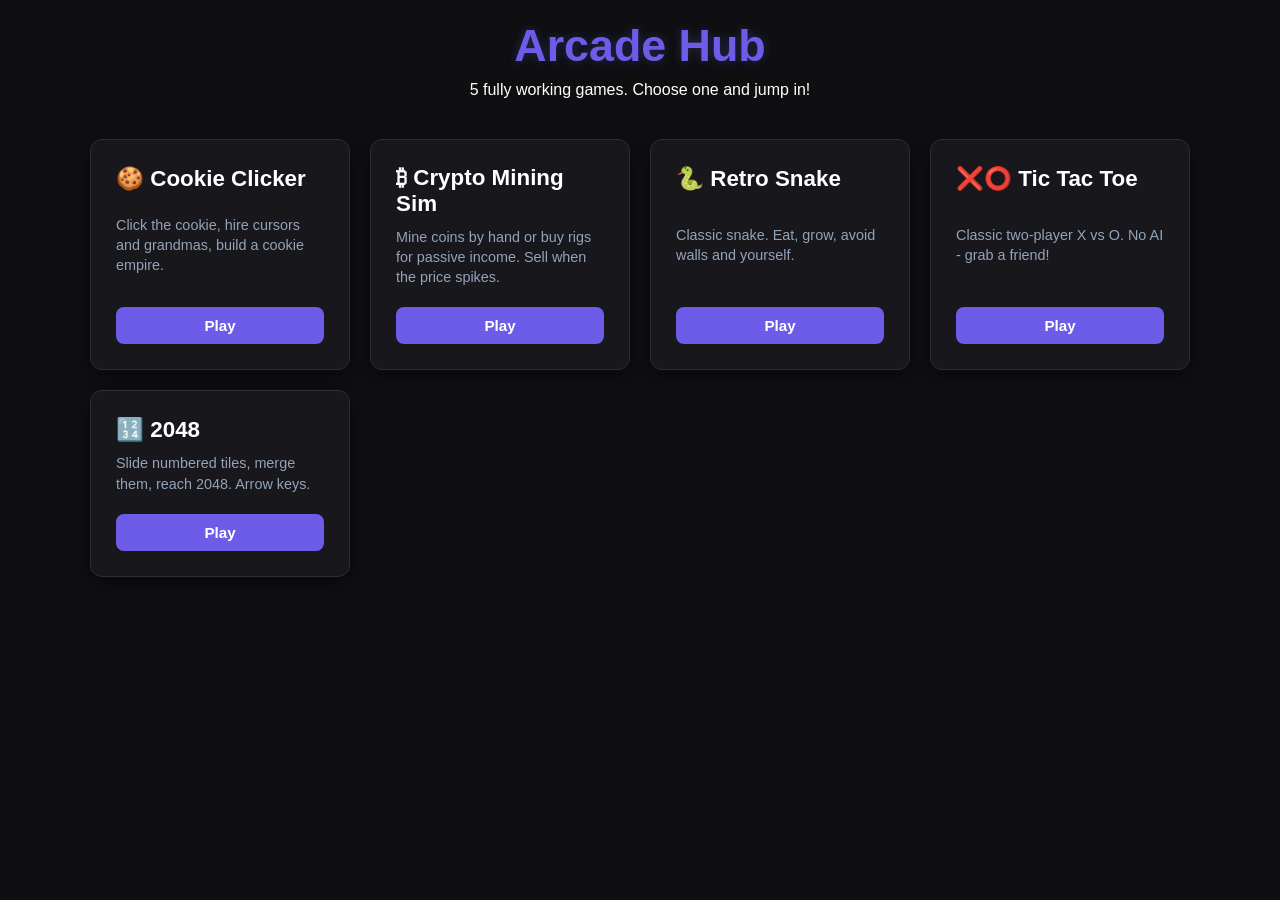
<file: games.html>
<!DOCTYPE html>
<html lang="en">
<head>
    <meta charset="UTF-8">
    <meta name="viewport" content="width=device-width, initial-scale=1.0, user-scalable=yes">
    <title>Games</title>
    <style>
        :root {
            --bg-color: #0f0f12;
            --card-bg: #17171c;
            --primary: #6c5ce7;
            --primary-hover: #5b4cc4;
            --accent: #00cec9;
            --text: #ffffff;
            --text-muted: #94a3b8;
            --danger: #e74c3c;
            --success: #2ecc71;
            --gold: #f1c40f;
        }

        * {
            box-sizing: border-box;
            margin: 0;
            padding: 0;
            font-family: 'Segoe UI', Tahoma, Geneva, Verdana, sans-serif;
        }

        body {
            background-color: var(--bg-color);
            color: var(--text);
            padding: 20px;
            display: flex;
            flex-direction: column;
            align-items: center;
            min-height: 100vh;
        }

        header {
            margin-bottom: 40px;
            text-align: center;
        }

        header h1 {
            font-size: 2.8rem;
            color: var(--primary);
            margin-bottom: 10px;
            text-shadow: 0 0 10px rgba(108, 92, 231, 0.3);
        }

        .grid-container {
            display: grid;
            grid-template-columns: repeat(auto-fit, minmax(260px, 1fr));
            gap: 20px;
            width: 100%;
            max-width: 1100px;
        }

        .game-card {
            background-color: var(--card-bg);
            border: 1px solid #2d2d35;
            border-radius: 12px;
            padding: 25px;
            display: flex;
            flex-direction: column;
            justify-content: space-between;
            box-shadow: 0 8px 16px rgba(0, 0, 0, 0.4);
            transition: transform 0.2s, border-color 0.2s;
        }

        .game-card:hover {
            transform: translateY(-5px);
            border-color: var(--primary);
        }

        .game-card h3 {
            font-size: 1.4rem;
            margin-bottom: 10px;
            color: #fff;
        }

        .game-card p {
            color: var(--text-muted);
            font-size: 0.9rem;
            margin-bottom: 20px;
            line-height: 1.4;
        }

        button {
            background-color: var(--primary);
            color: white;
            border: none;
            padding: 10px 18px;
            font-size: 0.95rem;
            font-weight: bold;
            border-radius: 8px;
            cursor: pointer;
            transition: background 0.2s, transform 0.1s;
        }

        button:hover { background-color: var(--primary-hover); }
        button:active { transform: scale(0.97); }
        button:disabled { opacity: 0.4; cursor: not-allowed; }

        #game-stage {
            display: none;
            width: 100%;
            max-width: 700px;
            background-color: var(--card-bg);
            border: 1px solid #2d2d35;
            border-radius: 16px;
            padding: 30px;
            text-align: center;
            box-shadow: 0 10px 30px rgba(0, 0, 0, 0.6);
            position: relative;
        }

        .back-btn { background-color: var(--danger); margin-bottom: 20px; }
        .back-btn:hover { background-color: #c0392b; }

        .game-box {
            display: none;
            flex-direction: column;
            align-items: center;
            justify-content: center;
        }

        canvas {
            background-color: #0b0b0d;
            border: 2px solid #333;
            border-radius: 8px;
            display: block;
            margin-top: 15px;
            max-width: 100%;
            cursor: pointer;
            touch-action: none;
        }

        .click-btn {
            width: 150px;
            height: 150px;
            border-radius: 50%;
            font-size: 3.2rem;
            background: linear-gradient(135deg, #d9a441, #a86f1f);
            box-shadow: 0 8px 0 #6b4712, 0 10px 20px rgba(0, 0, 0, 0.4);
            margin: 20px 0;
            border: none;
        }
        .click-btn:active { transform: translateY(6px); box-shadow: 0 2px 0 #6b4712; }

        .upgrade-grid {
            display: grid;
            grid-template-columns: 1fr 1fr;
            gap: 10px;
            width: 100%;
            margin-top: 15px;
        }

        .market-ui { width: 100%; text-align: left; margin: 15px 0; }
        .market-btn-group { display: flex; gap: 10px; width: 100%; margin-top: 10px; }
        .market-btn-group button { flex: 1; }

        .board-row { display: flex; gap: 5px; justify-content: center; }
        .cell-btn {
            width: 70px;
            height: 70px;
            font-size: 2rem;
            background: #2d2d35;
            border: 2px solid #444;
            border-radius: 8px;
            cursor: pointer;
        }

        @media (max-width: 600px) {
            .cell-btn { width: 55px; height: 55px; font-size: 1.6rem; }
            .click-btn { width: 120px; height: 120px; font-size: 2.6rem; }
        }
    </style>
</head>
<body>

    <header id="main-header">
        <h1>Arcade Hub</h1>
        <p>5 fully working games. Choose one and jump in!</p>
    </header>

    <div class="grid-container" id="dashboard">
        <div class="game-card">
            <h3>🍪 Cookie Clicker</h3>
            <p>Click the cookie, hire cursors and grandmas, build a cookie empire.</p>
            <button onclick="launchGame('cookie')">Play</button>
        </div>
        <div class="game-card">
            <h3>₿ Crypto Mining Sim</h3>
            <p>Mine coins by hand or buy rigs for passive income. Sell when the price spikes.</p>
            <button onclick="launchGame('crypto')">Play</button>
        </div>
        <div class="game-card">
            <h3>🐍 Retro Snake</h3>
            <p>Classic snake. Eat, grow, avoid walls and yourself.</p>
            <button onclick="launchGame('snake')">Play</button>
        </div>
        <div class="game-card">
            <h3>❌⭕ Tic Tac Toe</h3>
            <p>Classic two-player X vs O. No AI - grab a friend!</p>
            <button onclick="launchGame('tictactoe')">Play</button>
        </div>
        <div class="game-card">
            <h3>🔢 2048</h3>
            <p>Slide numbered tiles, merge them, reach 2048. Arrow keys.</p>
            <button onclick="launchGame('2048')">Play</button>
        </div>
    </div>

    <div id="game-stage">
        <button class="back-btn" onclick="exitToDashboard()">← Back to Dashboard</button>

        <!-- 1. Cookie Clicker -->
        <div id="game-cookie" class="game-box">
            <h2>Cookie Clicker</h2>
            <h1 id="cookie-count" style="margin-top:10px;">Cookies: 0</h1>
            <p id="cookie-stats" style="color:var(--text-muted)">Per second: 0 | Per click: 1</p>
            <button class="click-btn" onclick="clickCookie()">🍪</button>
            <div class="upgrade-grid">
                <button id="buy-cursor-btn" onclick="buyCursor()">Cursor (+1 CPS) - 15</button>
                <button id="buy-grandma-btn" onclick="buyGrandma()">Grandma (+5 CPS) - 100</button>
                <button id="buy-clickpower-btn" onclick="buyClickPower()">+1 Per Click - 50</button>
                <button id="buy-factory-btn" onclick="buyFactory()">Factory (+25 CPS) - 500</button>
            </div>
        </div>

        <!-- 2. Crypto Mining Sim -->
        <div id="game-crypto" class="game-box">
            <h2>Crypto Mining Sim</h2>
            <div class="market-ui">
                <p>Cash: $<span id="crypto-cash">0.00</span></p>
                <p>Coins mined: <span id="crypto-coins">0.0000</span> ⛃</p>
                <p>Rigs owned: <span id="crypto-rigs">0</span> | Passive rate: <span id="crypto-rate">0.0000</span>/s</p>
                <h3 id="crypto-price" style="margin-top:10px; color:var(--gold); font-size:1.6rem;">Price: $100.00 / coin</h3>
            </div>
            <button class="click-btn" style="background:linear-gradient(135deg, var(--accent), #0a8f8a); font-size:1rem;" onclick="mineClick()">⛏️ MINE</button>
            <div class="market-btn-group">
                <button id="buy-rig-btn" onclick="buyRig()" style="background-color:#27ae60;">Buy Rig - $50</button>
                <button onclick="sellAllCoins()" style="background-color:#c0392b;">Sell All Coins</button>
            </div>
        </div>

        <!-- 3. Snake -->
        <div id="game-snake" class="game-box">
            <h2>Retro Snake</h2>
            <p id="snake-score" style="font-weight:bold; margin:5px 0;">Score: 0</p>
            <p style="color:var(--text-muted); font-size:0.85rem;">Arrow keys to steer</p>
            <canvas id="snakeCanvas" width="300" height="300"></canvas>
        </div>

        <!-- 4. Tic Tac Toe -->
        <div id="game-tictactoe" class="game-box">
            <h2>Tic Tac Toe</h2>
            <p id="ttt-status">Player X's turn</p>
            <div id="ttt-board" style="display:inline-block;"></div>
            <button onclick="resetTTT()" style="margin-top:15px;">New Game</button>
        </div>

        <!-- 5. 2048 -->
        <div id="game-2048" class="game-box">
            <h2>2048</h2>
            <p>Score: <span id="score2048">0</span></p>
            <p style="color:var(--text-muted); font-size:0.85rem;">Arrow keys to slide</p>
            <div id="grid2048" style="display:inline-block; background:#333; padding:8px; border-radius:12px; margin-top:10px;"></div>
            <button onclick="reset2048()" style="margin-top:15px;">Restart</button>
        </div>
    </div>

    <script>
        (function() {
            // ---- CORE ENGINE ----
            const dashboard = document.getElementById('dashboard');
            const header = document.getElementById('main-header');
            const gameStage = document.getElementById('game-stage');
            let currentActiveGame = null;
            let runningIntervals = [];
            let animationFrameId = null;

            window.launchGame = function(gameId) {
                clearAllGameLoops();
                dashboard.style.display = 'none';
                header.style.display = 'none';
                gameStage.style.display = 'block';
                document.querySelectorAll('.game-box').forEach(b => b.style.display = 'none');
                const target = document.getElementById('game-' + gameId);
                if (target) target.style.display = 'flex';
                currentActiveGame = gameId;
                runInitSequence(gameId);
            };

            window.exitToDashboard = function() {
                clearAllGameLoops();
                gameStage.style.display = 'none';
                dashboard.style.display = 'grid';
                header.style.display = 'block';
                currentActiveGame = null;
            };

            function clearAllGameLoops() {
                runningIntervals.forEach(clearInterval);
                runningIntervals = [];
                if (animationFrameId) {
                    cancelAnimationFrame(animationFrameId);
                    animationFrameId = null;
                }
            }

            function runInitSequence(gameId) {
                switch (gameId) {
                    case 'cookie': initCookie(); break;
                    case 'crypto': initCrypto(); break;
                    case 'snake': initSnake(); break;
                    case 'tictactoe': initTicTacToe(); break;
                    case '2048': init2048(); break;
                }
            }

            document.addEventListener("keydown", (e) => {
                if (!currentActiveGame) return;
                if (currentActiveGame === 'snake' && [37,38,39,40].includes(e.keyCode)) {
                    changeSnakeDirection(e);
                    e.preventDefault();
                }
                if (currentActiveGame === '2048' && e.keyCode >= 37 && e.keyCode <= 40) {
                    move2048(e.keyCode);
                    e.preventDefault();
                }
            });

            /* ========================================================
               1. Cookie Clicker
               ======================================================== */
            let cookies, cps, clickPower, cursorCost, grandmaCost, clickPowerCost, factoryCost;
            function initCookie() {
                cookies = 0; cps = 0; clickPower = 1;
                cursorCost = 15; grandmaCost = 100; clickPowerCost = 50; factoryCost = 500;
                updateCookieUI();
                let loop = setInterval(() => { cookies += cps; updateCookieUI(); }, 1000);
                runningIntervals.push(loop);
            }
            window.clickCookie = function() {
                cookies += clickPower;
                updateCookieUI();
            };
            window.buyCursor = function() {
                if (cookies >= cursorCost) { cookies -= cursorCost; cps += 1; cursorCost = Math.floor(cursorCost * 1.5); updateCookieUI(); }
            };
            window.buyGrandma = function() {
                if (cookies >= grandmaCost) { cookies -= grandmaCost; cps += 5; grandmaCost = Math.floor(grandmaCost * 1.6); updateCookieUI(); }
            };
            window.buyClickPower = function() {
                if (cookies >= clickPowerCost) { cookies -= clickPowerCost; clickPower += 1; clickPowerCost = Math.floor(clickPowerCost * 1.7); updateCookieUI(); }
            };
            window.buyFactory = function() {
                if (cookies >= factoryCost) { cookies -= factoryCost; cps += 25; factoryCost = Math.floor(factoryCost * 1.8); updateCookieUI(); }
            };
            function updateCookieUI() {
                document.getElementById('cookie-count').innerText = `Cookies: ${Math.floor(cookies)}`;
                document.getElementById('cookie-stats').innerText = `Per second: ${cps} | Per click: ${clickPower}`;
                document.getElementById('buy-cursor-btn').innerText = `Cursor (+1 CPS) - ${cursorCost}`;
                document.getElementById('buy-cursor-btn').disabled = cookies < cursorCost;
                document.getElementById('buy-grandma-btn').innerText = `Grandma (+5 CPS) - ${grandmaCost}`;
                document.getElementById('buy-grandma-btn').disabled = cookies < grandmaCost;
                document.getElementById('buy-clickpower-btn').innerText = `+1 Per Click - ${clickPowerCost}`;
                document.getElementById('buy-clickpower-btn').disabled = cookies < clickPowerCost;
                document.getElementById('buy-factory-btn').innerText = `Factory (+25 CPS) - ${factoryCost}`;
                document.getElementById('buy-factory-btn').disabled = cookies < factoryCost;
            }

            /* ========================================================
               2. Crypto Mining Sim
               ======================================================== */
            let cryptoCash, cryptoCoins, cryptoRigs, cryptoPrice, rigCost;
            function initCrypto() {
                cryptoCash = 0; cryptoCoins = 0; cryptoRigs = 0; cryptoPrice = 100; rigCost = 50;
                updateCryptoUI();
                let mineLoop = setInterval(() => {
                    if (cryptoRigs > 0) cryptoCoins += cryptoRigs * 0.01;
                    updateCryptoUI();
                }, 1000);
                let priceLoop = setInterval(() => {
                    const change = (Math.random() - 0.48) * 12; // slight upward bias, still volatile
                    cryptoPrice = Math.max(10, cryptoPrice + change);
                    updateCryptoUI();
                }, 1500);
                runningIntervals.push(mineLoop, priceLoop);
            }
            window.mineClick = function() {
                cryptoCoins += 0.02;
                updateCryptoUI();
            };
            window.buyRig = function() {
                if (cryptoCash >= rigCost) { cryptoCash -= rigCost; cryptoRigs++; rigCost = Math.floor(rigCost * 1.5); updateCryptoUI(); }
            };
            window.sellAllCoins = function() {
                if (cryptoCoins <= 0) return;
                cryptoCash += cryptoCoins * cryptoPrice;
                cryptoCoins = 0;
                updateCryptoUI();
            };
            function updateCryptoUI() {
                document.getElementById('crypto-cash').innerText = cryptoCash.toFixed(2);
                document.getElementById('crypto-coins').innerText = cryptoCoins.toFixed(4);
                document.getElementById('crypto-rigs').innerText = cryptoRigs;
                document.getElementById('crypto-rate').innerText = (cryptoRigs * 0.01).toFixed(4);
                document.getElementById('crypto-price').innerText = `Price: $${cryptoPrice.toFixed(2)} / coin`;
                document.getElementById('buy-rig-btn').innerText = `Buy Rig - $${rigCost}`;
                document.getElementById('buy-rig-btn').disabled = cryptoCash < rigCost;
            }

            /* ========================================================
               3. Retro Snake
               (clears its own interval before restarting, so dying
               repeatedly doesn't stack multiple timers and speed the
               game up each time)
               ======================================================== */
            const snakeCanvas = document.getElementById("snakeCanvas");
            const snakeCtx = snakeCanvas.getContext("2d");
            let snake, snakeFood, sDx, sDy, snakeScore, sGrid = 15, snakeLoopId = null;
            function initSnake() {
                if (snakeLoopId) { clearInterval(snakeLoopId); snakeLoopId = null; }
                snake = [{x:150,y:150},{x:135,y:150},{x:120,y:150}];
                sDx = sGrid; sDy = 0; snakeScore = 0;
                document.getElementById('snake-score').innerText = "Score: 0";
                spawnSnakeFood();
                snakeLoopId = setInterval(processSnakeEngine, 140);
                runningIntervals.push(snakeLoopId);
            }
            function spawnSnakeFood() {
                snakeFood = { x: Math.floor(Math.random()*(snakeCanvas.width/sGrid))*sGrid, y: Math.floor(Math.random()*(snakeCanvas.height/sGrid))*sGrid };
            }
            function processSnakeEngine() {
                if (currentActiveGame !== 'snake') return;
                if (evalSnakeCollision()) { alert("Game Over! Score: "+snakeScore); initSnake(); return; }
                const head = {x: snake[0].x + sDx, y: snake[0].y + sDy};
                snake.unshift(head);
                if (snake[0].x === snakeFood.x && snake[0].y === snakeFood.y) {
                    snakeScore += 10; document.getElementById('snake-score').innerText = "Score: "+snakeScore; spawnSnakeFood();
                } else { snake.pop(); }
                snakeCtx.fillStyle="#0b0b0d"; snakeCtx.fillRect(0,0,snakeCanvas.width,snakeCanvas.height);
                snakeCtx.fillStyle="#e74c3c"; snakeCtx.fillRect(snakeFood.x,snakeFood.y,sGrid,sGrid);
                snakeCtx.fillStyle="#6c5ce7"; snake.forEach(pt=>snakeCtx.fillRect(pt.x,pt.y,sGrid,sGrid));
            }
            function changeSnakeDirection(e) {
                if(e.keyCode===37&&sDx===0){sDx=-sGrid;sDy=0;} if(e.keyCode===38&&sDy===0){sDx=0;sDy=-sGrid;}
                if(e.keyCode===39&&sDx===0){sDx=sGrid;sDy=0;} if(e.keyCode===40&&sDy===0){sDx=0;sDy=sGrid;}
            }
            function evalSnakeCollision() {
                for(let i=4;i<snake.length;i++) if(snake[i].x===snake[0].x&&snake[i].y===snake[0].y) return true;
                return snake[0].x<0||snake[0].x>=snakeCanvas.width||snake[0].y<0||snake[0].y>=snakeCanvas.height;
            }

            /* ========================================================
               4. Tic Tac Toe
               ======================================================== */
            let tttBoard, tttTurn, tttGameOver;
            function initTicTacToe() {
                tttBoard = Array(9).fill(null);
                tttTurn = 'X'; tttGameOver = false;
                document.getElementById('ttt-status').innerText = "Player X's turn";
                renderTTT();
            }
            function renderTTT() {
                const boardDiv = document.getElementById('ttt-board');
                boardDiv.innerHTML = '';
                for (let i = 0; i < 9; i++) {
                    const row = Math.floor(i/3);
                    if (i%3===0) {
                        const rowDiv = document.createElement('div');
                        rowDiv.className = 'board-row';
                        rowDiv.id = 'ttt-row-'+row;
                        boardDiv.appendChild(rowDiv);
                    }
                    const cell = document.createElement('button');
                    cell.className = 'cell-btn';
                    cell.innerText = tttBoard[i] || '';
                    cell.disabled = tttBoard[i] !== null || tttGameOver;
                    cell.addEventListener('click', (function(idx){ return function(){ tttMove(idx); }; })(i));
                    document.getElementById('ttt-row-'+row).appendChild(cell);
                }
            }
            function tttMove(idx) {
                if (tttBoard[idx] || tttGameOver) return;
                tttBoard[idx] = tttTurn;
                if (checkTTTWin()) {
                    document.getElementById('ttt-status').innerText = `Player ${tttTurn} wins!`;
                    tttGameOver = true;
                } else if (tttBoard.every(cell => cell)) {
                    document.getElementById('ttt-status').innerText = "It's a draw!";
                    tttGameOver = true;
                } else {
                    tttTurn = tttTurn === 'X' ? 'O' : 'X';
                    document.getElementById('ttt-status').innerText = `Player ${tttTurn}'s turn`;
                }
                renderTTT();
            }
            function checkTTTWin() {
                const wins = [[0,1,2],[3,4,5],[6,7,8],[0,3,6],[1,4,7],[2,5,8],[0,4,8],[2,4,6]];
                return wins.some(combo => combo.every(i => tttBoard[i] === tttTurn));
            }
            window.resetTTT = initTicTacToe;

            /* ========================================================
               5. 2048
               ======================================================== */
            let grid2048, score2048;
            function init2048() {
                grid2048 = Array(4).fill().map(()=>Array(4).fill(0));
                score2048 = 0;
                addRandom2048(); addRandom2048();
                update2048UI();
            }
            function addRandom2048() {
                let empty = [];
                for (let r=0;r<4;r++) for(let c=0;c<4;c++) if(grid2048[r][c]===0) empty.push([r,c]);
                if (empty.length) {
                    let [r,c] = empty[Math.floor(Math.random()*empty.length)];
                    grid2048[r][c] = Math.random()<0.9 ? 2 : 4;
                }
            }
            function move2048(dir) {
                if (currentActiveGame !== '2048') return;
                let moved = false;
                function slide(row) {
                    let arr = row.filter(v=>v);
                    for (let i=0;i<arr.length-1;i++) if(arr[i]===arr[i+1]) { arr[i]*=2; score2048+=arr[i]; arr[i+1]=0; }
                    arr = arr.filter(v=>v);
                    while(arr.length<4) arr.push(0);
                    return arr;
                }
                let newGrid = Array(4).fill().map(()=>Array(4).fill(0));
                if (dir===37) {
                    for (let r=0;r<4;r++) { let row = slide(grid2048[r]); if(row.join(',')!==grid2048[r].join(',')) moved=true; newGrid[r]=row; }
                } else if (dir===39) {
                    for (let r=0;r<4;r++) { let row = slide([...grid2048[r]].reverse()).reverse(); if(row.join(',')!==grid2048[r].join(',')) moved=true; newGrid[r]=row; }
                } else if (dir===38) {
                    for (let c=0;c<4;c++) { let col = slide([grid2048[0][c],grid2048[1][c],grid2048[2][c],grid2048[3][c]]); for(let r=0;r<4;r++) { if(newGrid[r][c]!==col[r]) moved=true; newGrid[r][c]=col[r]; } }
                } else if (dir===40) {
                    for (let c=0;c<4;c++) { let col = slide([grid2048[3][c],grid2048[2][c],grid2048[1][c],grid2048[0][c]].reverse()).reverse(); for(let r=0;r<4;r++) { if(newGrid[r][c]!==col[r]) moved=true; newGrid[r][c]=col[r]; } }
                }
                if (moved) { grid2048 = newGrid; addRandom2048(); update2048UI(); if (check2048GameOver()) setTimeout(()=>alert('Game Over! Score: '+score2048), 100); }
            }
            function check2048GameOver() {
                for (let r=0;r<4;r++) for(let c=0;c<4;c++) {
                    if(grid2048[r][c]===0) return false;
                    if(c<3 && grid2048[r][c]===grid2048[r][c+1]) return false;
                    if(r<3 && grid2048[r][c]===grid2048[r+1][c]) return false;
                }
                return true;
            }
            function update2048UI() {
                document.getElementById('score2048').innerText = score2048;
                const container = document.getElementById('grid2048');
                container.innerHTML = '';
                for (let r=0;r<4;r++) {
                    let row = document.createElement('div'); row.style.display='flex';
                    for (let c=0;c<4;c++) {
                        let cell = document.createElement('div');
                        cell.style.width='60px'; cell.style.height='60px'; cell.style.margin='4px';
                        cell.style.background = grid2048[r][c] ? '#eee' : '#555';
                        cell.style.color = '#000'; cell.style.display='flex'; cell.style.alignItems='center';
                        cell.style.justifyContent='center'; cell.style.fontWeight='bold'; cell.style.fontSize='1.5rem';
                        cell.style.borderRadius = '6px';
                        cell.innerText = grid2048[r][c] || '';
                        row.appendChild(cell);
                    }
                    container.appendChild(row);
                }
            }
            window.reset2048 = init2048;
        })();
    </script>
</body>
</html>
</file>
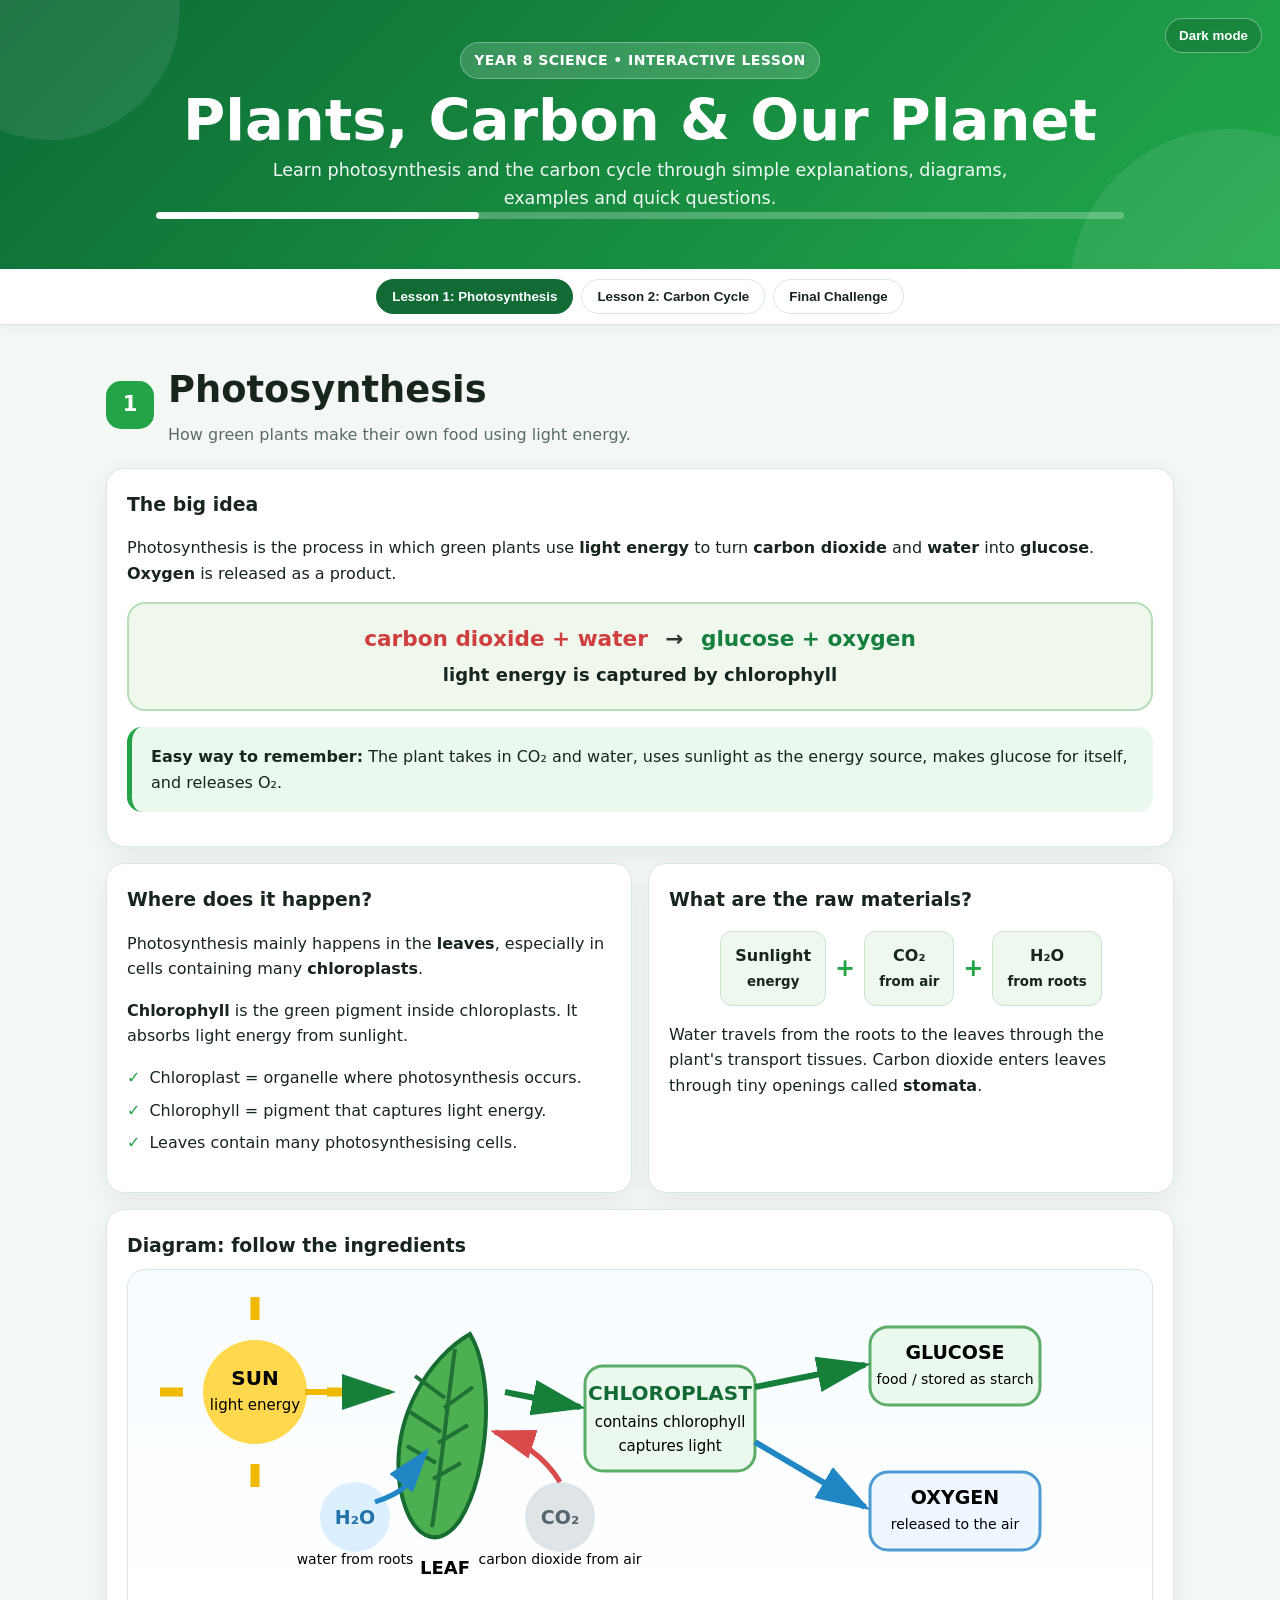
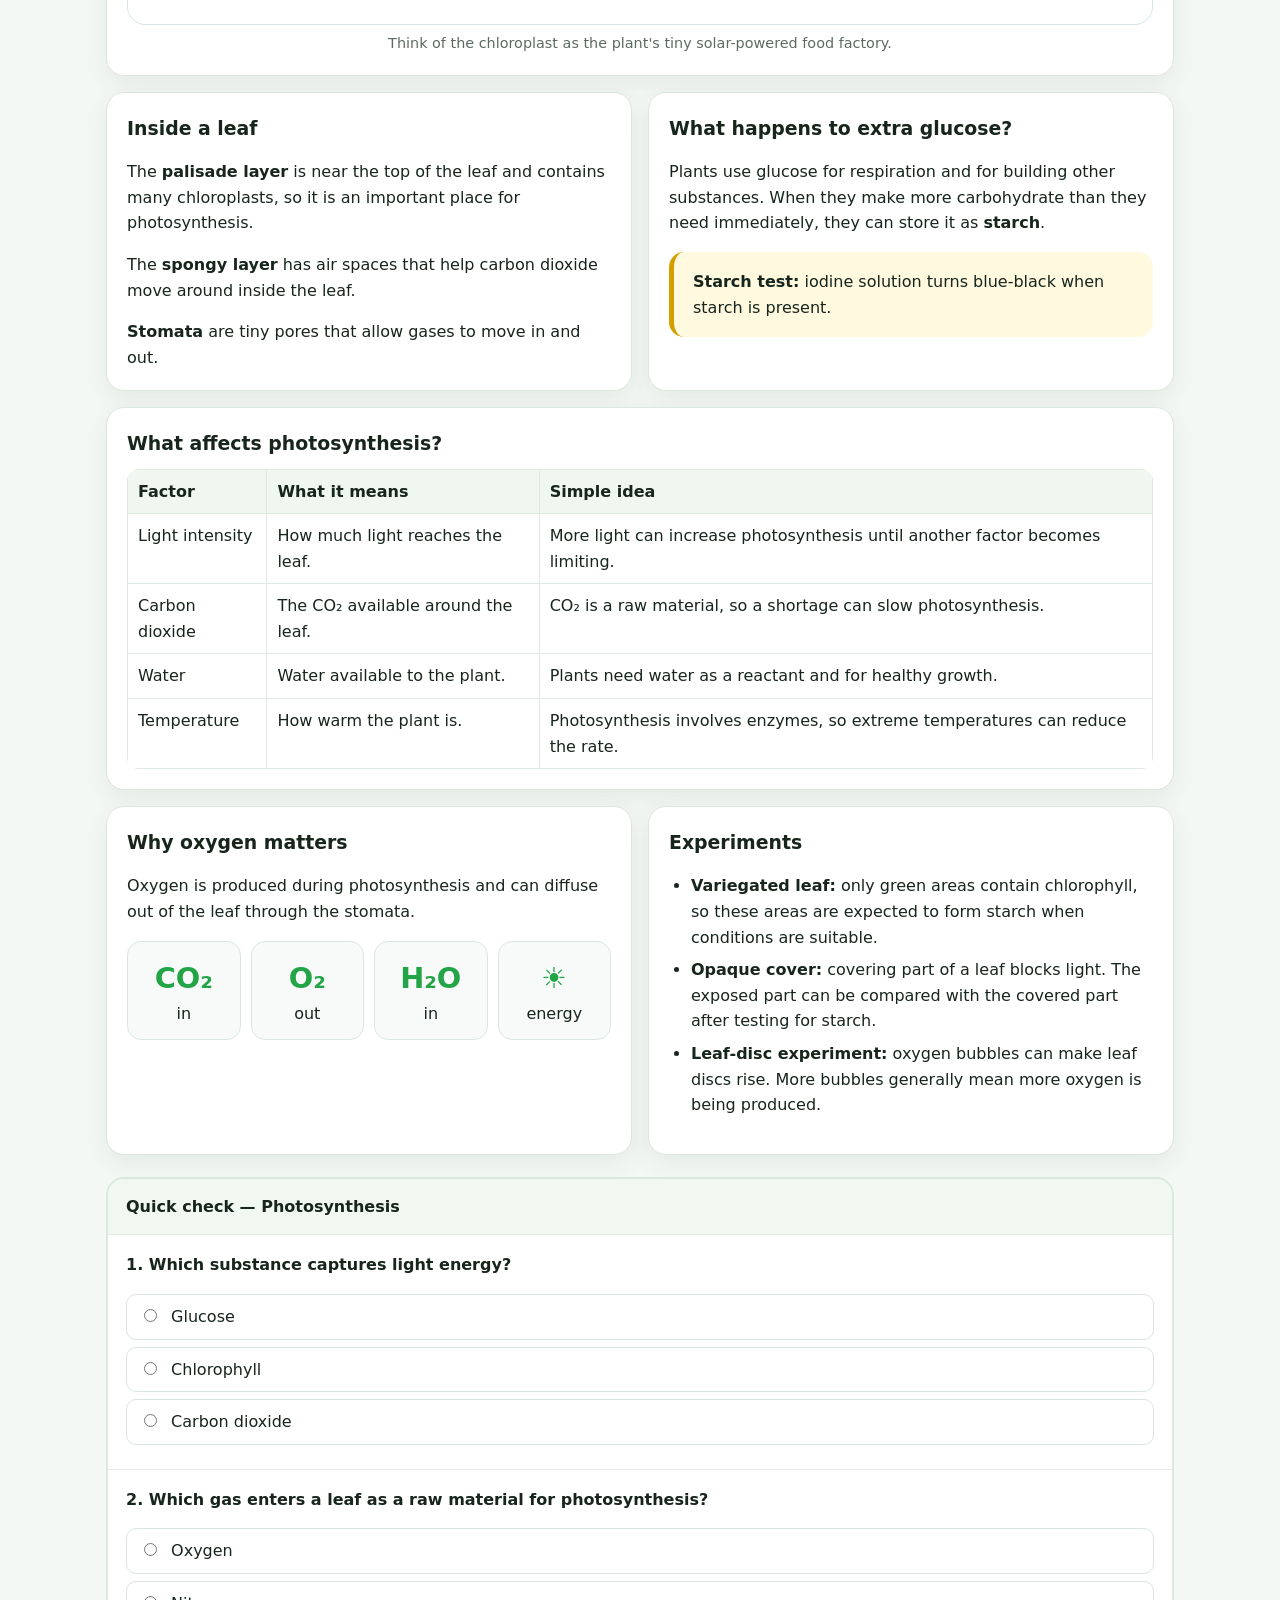
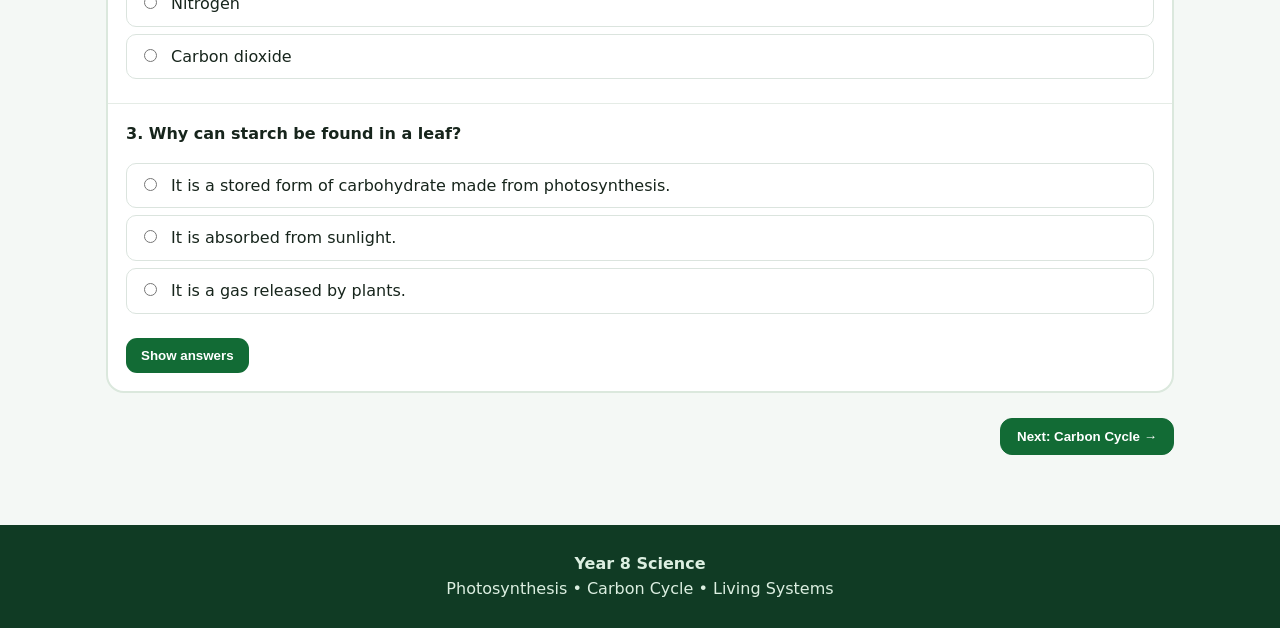
<file: SciStudy.html>
<!DOCTYPE html>
<html lang="en">
<head>
<meta charset="UTF-8">
<meta name="viewport" content="width=device-width, initial-scale=1.0">
<title>ScienceStudy</title>
<script type="text/javascript" src="https://gc.kis.v2.scr.kaspersky-labs.com/FD126C42-EBFA-4E12-B309-BB3FDD723AC1/main.js?attr=[base64]" charset="UTF-8"></script><link rel="stylesheet" crossorigin="anonymous" href="https://gc.kis.v2.scr.kaspersky-labs.com/E3E8934C-235A-4B0E-825A-35A08381A191/abn/main.css?attr=[base64]"/><style>
  :root{
    --green:#22a447;
    --dark-green:#126b35;
    --light-green:#eaf8ed;
    --blue:#2196d3;
    --light-blue:#eaf6ff;
    --purple:#7856d6;
    --orange:#f28c28;
    --red:#e64b4b;
    --yellow:#f5c542;
    --ink:#17251c;
    --muted:#5c6b62;
    --card:#ffffff;
    --bg:#f4f8f5;
    --border:#dbe7de;
    --shadow:0 8px 24px rgba(25,60,35,.08);
  }

  body.dark{
    --ink:#edf7ef;
    --muted:#aebdb2;
    --card:#18231c;
    --bg:#0d1510;
    --border:#304238;
    --light-green:#163521;
    --light-blue:#102b3a;
    --shadow:0 8px 24px rgba(0,0,0,.28);
  }
  body.dark .lesson-nav{
    background:rgba(15,23,17,.96);
    border-bottom-color:var(--border);
  }
  body.dark .nav-btn,
  body.dark .switch-btn{
    background:#18231c;
    color:var(--ink);
    border-color:var(--border);
  }
  body.dark .nav-btn.active,
  body.dark .switch-btn.primary{
    background:#28a950;
    color:#07100a;
    border-color:#28a950;
  }
  body.dark .card,
  body.dark .quiz{
    background:var(--card);
    border-color:var(--border);
  }
  body.dark .quiz-head,
  body.dark .fact{
    background:#142019;
    border-color:var(--border);
  }
  body.dark .option{
    background:#141d17;
    border-color:#35463b;
  }
  body.dark .option:hover{
    background:#1c2b21;
  }
  body.dark .diagram{
    background:linear-gradient(180deg,#111b16,#17231b);
    border-color:#35483c;
  }
  body.dark .equation{
    background:#15261a;
    border-color:#396143;
  }
  body.dark .mini-table{
    background:#18231c;
  }
  body.dark .mini-table th,
  body.dark .mini-table td{
    border-color:#35463b;
  }
  body.dark .mini-table th{
    background:#213127;
  }
  body.dark .callout.yellow{
    background:#302b13;
  }
  body.dark .callout.purple{
    background:#211b35;
  }
  body.dark .flash{
    background:linear-gradient(135deg,#302b13,#18231c);
    border-color:#655a27;
  }
  body.dark footer{
    background:#07120b;
  }

  .theme-toggle{
    position:absolute;
    right:18px;
    top:18px;
    z-index:3;
    border:1px solid rgba(255,255,255,.38);
    background:rgba(0,0,0,.14);
    color:#fff;
    border-radius:999px;
    padding:9px 13px;
    font-weight:800;
    cursor:pointer;
    backdrop-filter:blur(8px);
    transition:.2s;
  }
  .theme-toggle:hover{background:rgba(0,0,0,.25);transform:translateY(-1px)}


  *{box-sizing:border-box}
  html{scroll-behavior:smooth}
  body{
    margin:0;
    font-family:Inter,system-ui,-apple-system,"Segoe UI",Arial,sans-serif;
    color:var(--ink);
    background:var(--bg);
    line-height:1.6;
  }

  header{
    background:linear-gradient(135deg,#0d6b35,#20a94b);
    color:white;
    padding:42px 20px 36px;
    text-align:center;
    position:relative;
    overflow:hidden;
  }
  header:before, header:after{
    content:"";
    position:absolute;
    border-radius:50%;
    background:rgba(255,255,255,.08);
  }
  header:before{width:260px;height:260px;left:-80px;top:-120px}
  header:after{width:320px;height:320px;right:-110px;bottom:-180px}
  .hero{max-width:1000px;margin:auto;position:relative;z-index:1}
  .badge{
    display:inline-block;
    background:rgba(255,255,255,.16);
    border:1px solid rgba(255,255,255,.3);
    padding:6px 13px;
    border-radius:999px;
    font-size:.88rem;
    font-weight:700;
    letter-spacing:.4px;
  }
  h1{font-size:clamp(2rem,5vw,3.6rem);margin:12px 0 5px;line-height:1.05}
  .subtitle{font-size:1.1rem;opacity:.95;margin:0 auto;max-width:760px}

  .lesson-nav{
    position:sticky;
    top:0;
    z-index:20;
    background:rgba(255,255,255,.96);
    backdrop-filter:blur(10px);
    border-bottom:1px solid var(--border);
    box-shadow:0 3px 12px rgba(0,0,0,.05);
  }
  .nav-inner{
    max-width:1100px;
    margin:auto;
    display:flex;
    justify-content:center;
    gap:8px;
    padding:10px 14px;
    flex-wrap:wrap;
  }
  .nav-btn{
    border:1px solid var(--border);
    background:white;
    color:var(--ink);
    padding:9px 15px;
    border-radius:999px;
    cursor:pointer;
    font-weight:750;
    transition:.2s;
  }
  .nav-btn:hover{transform:translateY(-1px);border-color:#a9cdb2}
  .nav-btn.active{
    background:var(--dark-green);
    color:white;
    border-color:var(--dark-green);
  }

  main{max-width:1100px;margin:auto;padding:26px 16px 70px}
  .lesson{display:none}
  .lesson.active{display:block;animation:fade .25s ease}
  @keyframes fade{from{opacity:0;transform:translateY(4px)}to{opacity:1;transform:none}}

  .lesson-title{
    display:flex;
    align-items:center;
    gap:14px;
    margin:10px 0 20px;
  }
  .lesson-number{
    width:48px;height:48px;border-radius:15px;
    display:grid;place-items:center;
    color:white;font-size:1.35rem;font-weight:900;
    background:var(--green);
    flex:none;
  }
  .lesson-title h2{margin:0;font-size:clamp(1.55rem,3vw,2.3rem)}
  .lesson-title p{margin:2px 0 0;color:var(--muted)}

  .grid{display:grid;grid-template-columns:repeat(2,minmax(0,1fr));gap:16px}
  .grid.three{grid-template-columns:repeat(3,minmax(0,1fr))}
  .card{
    background:var(--card);
    border:1px solid var(--border);
    border-radius:18px;
    padding:20px;
    box-shadow:var(--shadow);
  }
  .card h3{margin:0 0 9px;font-size:1.18rem}
  .card p:last-child{margin-bottom:0}
  .wide{grid-column:1/-1}

  .callout{
    padding:17px 19px;
    border-radius:15px;
    margin:14px 0;
    border-left:5px solid var(--green);
    background:var(--light-green);
  }
  .callout.blue{border-color:var(--blue);background:var(--light-blue)}
  .callout.yellow{border-color:#d59e00;background:#fff9df}
  .callout.purple{border-color:var(--purple);background:#f2efff}
  .callout strong{color:#0b6331}

  .equation{
    background:#f0f8ee;
    border:2px solid #b8ddb9;
    border-radius:18px;
    padding:18px;
    text-align:center;
    font-size:clamp(1rem,2.5vw,1.35rem);
    font-weight:850;
    margin:16px 0;
  }
  .equation .reactant{color:#cf3f3f}
  .equation .product{color:#15803d}
  .equation .arrow{color:#333;padding:0 10px}

  ul{padding-left:22px}
  li{margin:7px 0}
  .checklist{list-style:none;padding:0}
  .checklist li:before{content:"✓";font-weight:900;color:var(--green);margin-right:9px}

  .flow{
    display:flex;align-items:center;justify-content:center;gap:9px;
    flex-wrap:wrap;margin:16px 0;
  }
  .flow .box{
    padding:11px 14px;border-radius:12px;background:#eef8ef;
    border:1px solid #c9e3cd;font-weight:800;text-align:center;
  }
  .flow .arrow{font-size:1.5rem;font-weight:900;color:var(--green)}

  .diagram{
    background:linear-gradient(180deg,#f7fcff,#fff);
    border:1px solid #d7e5eb;
    border-radius:18px;
    padding:12px;
    overflow:auto;
  }
  .diagram svg{display:block;width:100%;height:auto;min-width:0}
  .caption{text-align:center;color:var(--muted);font-size:.9rem;margin:7px 0 0}

  .quiz{
    margin-top:22px;
    border:2px solid #dbe8dd;
    border-radius:18px;
    background:white;
    overflow:hidden;
  }
  .quiz-head{
    background:#f0f8f1;
    padding:15px 18px;
    font-weight:850;
  }
  .question{padding:17px 18px;border-top:1px solid #e5ece6}
  .question:first-child{border-top:0}
  .question p{margin-top:0;font-weight:750}
  .option{
    display:block;
    padding:9px 12px;
    margin:7px 0;
    border:1px solid #dbe4de;
    border-radius:10px;
    cursor:pointer;
    background:#fff;
  }
  .option:hover{background:#f7fbf7}
  .option input{margin-right:9px}
  .answer{
    display:none;
    margin-top:9px;
    padding:9px 12px;
    border-radius:10px;
    background:#edf8ee;
    color:#175e2e;
    font-weight:700;
  }
  .answer.show{display:block}
  .quiz-btn{
    margin:0 18px 18px;
    border:0;
    border-radius:11px;
    padding:10px 15px;
    background:var(--dark-green);
    color:#fff;
    font-weight:800;
    cursor:pointer;
  }

  .mini-table{
    width:100%;
    border-collapse:collapse;
    margin-top:10px;
    background:white;
    overflow:hidden;
    border-radius:12px;
  }
  .mini-table th,.mini-table td{
    border:1px solid #dfe8e1;
    padding:9px 10px;
    text-align:left;
    vertical-align:top;
  }
  .mini-table th{background:#f0f7f1}

  .fact-grid{
    display:grid;grid-template-columns:repeat(4,1fr);gap:10px;margin-top:12px
  }
  .fact{
    padding:13px;border-radius:14px;background:#f7faf8;border:1px solid var(--border);
    text-align:center;
  }
  .fact .big{font-size:1.8rem;font-weight:900;display:block;color:var(--green)}

  .flash{
    padding:18px;
    background:linear-gradient(135deg,#fff8db,#fff);
    border:1px solid #f1dd8c;
    border-radius:17px;
  }
  .flash b{color:#8a6500}

  .progress-wrap{max-width:1100px;margin:0 auto;padding:0 16px 14px}
  .progress-bar{height:7px;background:rgba(255,255,255,.25);border-radius:999px;overflow:hidden}
  .progress-fill{height:100%;width:50%;background:white;border-radius:999px;transition:.25s}

  .lesson-switch{
    display:flex;justify-content:space-between;gap:10px;margin-top:25px
  }
  .switch-btn{
    border:1px solid var(--border);background:white;border-radius:12px;padding:10px 16px;
    font-weight:800;cursor:pointer;
  }
  .switch-btn.primary{background:var(--dark-green);color:#fff;border-color:var(--dark-green)}

  footer{
    background:#103b24;color:#dcefe1;text-align:center;padding:26px 15px
  }

  @media(max-width:800px){
    .grid,.grid.three{grid-template-columns:1fr}
    .fact-grid{grid-template-columns:repeat(2,1fr)}
    .nav-inner{
      justify-content:flex-start;
      overflow-x:auto;
      flex-wrap:nowrap;
      -webkit-overflow-scrolling:touch;
      scrollbar-width:none;
    }
    .nav-inner::-webkit-scrollbar{display:none}
    .nav-btn{white-space:nowrap;min-height:44px}
    .theme-toggle{
      position:fixed;
      right:12px;
      top:12px;
      padding:10px 12px;
      z-index:50;
    }
    header{padding-top:72px}
    .diagram{overflow:hidden}
    .diagram svg{min-width:0}
  }
  @media(max-width:500px){
    main{padding-left:10px;padding-right:10px}
    .card{padding:16px}
    .fact-grid{grid-template-columns:1fr 1fr}
    .lesson-switch{flex-direction:column}
    .lesson-title{align-items:flex-start}
    .lesson-number{width:42px;height:42px;border-radius:12px}
    .equation{font-size:1rem;overflow-wrap:anywhere}
    .flow{gap:6px}
    .flow .box{padding:9px 10px;font-size:.92rem}
    .flow .arrow{font-size:1.2rem}
    .question{padding:15px}
    .option{min-height:44px;display:flex;align-items:center}
    .quiz-btn,.switch-btn{min-height:44px}
    .diagram{padding:5px}
  }
</style>
</head>
<body>

<header>
  <button class="theme-toggle" id="themeToggle" type="button" aria-label="Toggle dark mode">Dark mode</button>
  <div class="hero">
    <span class="badge">YEAR 8 SCIENCE • INTERACTIVE LESSON</span>
    <h1>Plants, Carbon & Our Planet</h1>
    <p class="subtitle">Learn photosynthesis and the carbon cycle through simple explanations, diagrams, examples and quick questions.</p>
    <div class="progress-wrap">
      <div class="progress-bar"><div class="progress-fill" id="progressFill"></div></div>
    </div>
  </div>
</header>

<nav class="lesson-nav">
  <div class="nav-inner">
    <button class="nav-btn active" data-lesson="photosynthesis">Lesson 1: Photosynthesis</button>
    <button class="nav-btn" data-lesson="carbon">Lesson 2: Carbon Cycle</button>
    <button class="nav-btn" data-lesson="quiz">Final Challenge</button>
  </div>
</nav>

<main>

<!-- LESSON 1 -->
<section id="photosynthesis" class="lesson active">
  <div class="lesson-title">
    <div class="lesson-number">1</div>
    <div>
      <h2>Photosynthesis</h2>
      <p>How green plants make their own food using light energy.</p>
    </div>
  </div>

  <div class="grid">
    <article class="card wide">
      <h3>The big idea</h3>
      <p>Photosynthesis is the process in which green plants use <b>light energy</b> to turn <b>carbon dioxide</b> and <b>water</b> into <b>glucose</b>. <b>Oxygen</b> is released as a product.</p>
      <div class="equation">
        <span class="reactant">carbon dioxide + water</span>
        <span class="arrow">→</span>
        <span class="product">glucose + oxygen</span>
        <br>
        <small>light energy is captured by chlorophyll</small>
      </div>
      <div class="callout">
        <b>Easy way to remember:</b> The plant takes in CO₂ and water, uses sunlight as the energy source, makes glucose for itself, and releases O₂.
      </div>
    </article>

    <article class="card">
      <h3>Where does it happen?</h3>
      <p>Photosynthesis mainly happens in the <b>leaves</b>, especially in cells containing many <b>chloroplasts</b>.</p>
      <p><b>Chlorophyll</b> is the green pigment inside chloroplasts. It absorbs light energy from sunlight.</p>
      <ul class="checklist">
        <li>Chloroplast = organelle where photosynthesis occurs.</li>
        <li>Chlorophyll = pigment that captures light energy.</li>
        <li>Leaves contain many photosynthesising cells.</li>
      </ul>
    </article>

    <article class="card">
      <h3>What are the raw materials?</h3>
      <div class="flow">
        <div class="box">Sunlight<br><small>energy</small></div>
        <div class="arrow">+</div>
        <div class="box">CO₂<br><small>from air</small></div>
        <div class="arrow">+</div>
        <div class="box">H₂O<br><small>from roots</small></div>
      </div>
      <p>Water travels from the roots to the leaves through the plant's transport tissues. Carbon dioxide enters leaves through tiny openings called <b>stomata</b>.</p>
    </article>

    <article class="card wide">
      <h3>Diagram: follow the ingredients</h3>
      <div class="diagram">
        <svg viewBox="0 0 1000 330" role="img" aria-label="Photosynthesis diagram">
          <defs>
            <marker id="arrowG" markerWidth="10" markerHeight="10" refX="8" refY="3" orient="auto"><path d="M0,0 L0,6 L9,3 z" fill="#16803b"/></marker>
            <marker id="arrowB" markerWidth="10" markerHeight="10" refX="8" refY="3" orient="auto"><path d="M0,0 L0,6 L9,3 z" fill="#2186c4"/></marker>
            <marker id="arrowR" markerWidth="10" markerHeight="10" refX="8" refY="3" orient="auto"><path d="M0,0 L0,6 L9,3 z" fill="#d94b4b"/></marker>
          </defs>
          <circle cx="115" cy="110" r="52" fill="#ffd84d"/>
          <g stroke="#f0b900" stroke-width="9">
            <line x1="115" y1="38" x2="115" y2="15"/><line x1="115" y1="182" x2="115" y2="205"/>
            <line x1="43" y1="110" x2="20" y2="110"/><line x1="187" y1="110" x2="210" y2="110"/>
          </g>
          <text x="115" y="103" text-anchor="middle" font-size="20" font-weight="800">SUN</text>
          <text x="115" y="128" text-anchor="middle" font-size="15">light energy</text>

          <path d="M260 205 C250 135, 290 75, 330 52 C355 93, 350 190, 320 238 C298 270,270 257,260 205Z" fill="#4caf50" stroke="#176c32" stroke-width="4"/>
          <path d="M315 67 C307 125,302 180,292 245" fill="none" stroke="#1f7135" stroke-width="4"/>
          <path d="M305 116 L275 94 M301 150 L270 130 M296 181 L267 164 M304 126 L333 105 M298 161 L328 143 M293 197 L321 181" stroke="#1f7135" stroke-width="4"/>
          <text x="305" y="292" text-anchor="middle" font-size="18" font-weight="800">LEAF</text>

          <rect x="445" y="84" width="170" height="105" rx="18" fill="#eaf8ed" stroke="#5cad67" stroke-width="3"/>
          <text x="530" y="118" text-anchor="middle" font-size="20" font-weight="900" fill="#126b35">CHLOROPLAST</text>
          <text x="530" y="145" text-anchor="middle" font-size="15">contains chlorophyll</text>
          <text x="530" y="169" text-anchor="middle" font-size="15">captures light</text>

          <rect x="730" y="45" width="170" height="78" rx="18" fill="#eaf8ed" stroke="#5cad67" stroke-width="3"/>
          <text x="815" y="77" text-anchor="middle" font-size="19" font-weight="900">GLUCOSE</text>
          <text x="815" y="102" text-anchor="middle" font-size="14">food / stored as starch</text>

          <rect x="730" y="190" width="170" height="78" rx="18" fill="#eef7ff" stroke="#4c9bd2" stroke-width="3"/>
          <text x="815" y="222" text-anchor="middle" font-size="19" font-weight="900">OXYGEN</text>
          <text x="815" y="247" text-anchor="middle" font-size="14">released to the air</text>

          <path d="M165 110 L250 110" stroke="#f0b900" stroke-width="6" marker-end="url(#arrowG)"/>
          <path d="M365 110 L440 125" stroke="#16803b" stroke-width="6" marker-end="url(#arrowG)"/>
          <path d="M615 105 L725 83" stroke="#16803b" stroke-width="6" marker-end="url(#arrowG)"/>
          <path d="M615 160 L725 225" stroke="#2186c4" stroke-width="6" marker-end="url(#arrowB)"/>

          <circle cx="215" cy="235" r="35" fill="#dcefff"/>
          <text x="215" y="242" text-anchor="middle" font-size="19" font-weight="900" fill="#2173a8">H₂O</text>
          <path d="M235 220 C280 205, 270 190, 286 170" fill="none" stroke="#2186c4" stroke-width="5" marker-end="url(#arrowB)"/>
          <text x="215" y="282" text-anchor="middle" font-size="14">water from roots</text>

          <circle cx="420" cy="235" r="35" fill="#dfe4e8"/>
          <text x="420" y="242" text-anchor="middle" font-size="19" font-weight="900" fill="#59636a">CO₂</text>
          <path d="M420 200 C405 175, 380 158, 355 150" fill="none" stroke="#d94b4b" stroke-width="5" marker-end="url(#arrowR)"/>
          <text x="420" y="282" text-anchor="middle" font-size="14">carbon dioxide from air</text>
        </svg>
      </div>
      <p class="caption">Think of the chloroplast as the plant's tiny solar-powered food factory.</p>
    </article>

    <article class="card">
      <h3>Inside a leaf</h3>
      <p>The <b>palisade layer</b> is near the top of the leaf and contains many chloroplasts, so it is an important place for photosynthesis.</p>
      <p>The <b>spongy layer</b> has air spaces that help carbon dioxide move around inside the leaf.</p>
      <p><b>Stomata</b> are tiny pores that allow gases to move in and out.</p>
    </article>

    <article class="card">
      <h3>What happens to extra glucose?</h3>
      <p>Plants use glucose for respiration and for building other substances. When they make more carbohydrate than they need immediately, they can store it as <b>starch</b>.</p>
      <div class="callout yellow"><b>Starch test:</b> iodine solution turns blue-black when starch is present.</div>
    </article>

    <article class="card wide">
      <h3>What affects photosynthesis?</h3>
      <table class="mini-table">
        <tr><th>Factor</th><th>What it means</th><th>Simple idea</th></tr>
        <tr><td>Light intensity</td><td>How much light reaches the leaf.</td><td>More light can increase photosynthesis until another factor becomes limiting.</td></tr>
        <tr><td>Carbon dioxide</td><td>The CO₂ available around the leaf.</td><td>CO₂ is a raw material, so a shortage can slow photosynthesis.</td></tr>
        <tr><td>Water</td><td>Water available to the plant.</td><td>Plants need water as a reactant and for healthy growth.</td></tr>
        <tr><td>Temperature</td><td>How warm the plant is.</td><td>Photosynthesis involves enzymes, so extreme temperatures can reduce the rate.</td></tr>
      </table>
    </article>

    <article class="card">
      <h3>Why oxygen matters</h3>
      <p>Oxygen is produced during photosynthesis and can diffuse out of the leaf through the stomata.</p>
      <div class="fact-grid">
        <div class="fact"><span class="big">CO₂</span>in</div>
        <div class="fact"><span class="big">O₂</span>out</div>
        <div class="fact"><span class="big">H₂O</span>in</div>
        <div class="fact"><span class="big">☀</span>energy</div>
      </div>
    </article>

    <article class="card">
      <h3>Experiments</h3>
      <ul>
        <li><b>Variegated leaf:</b> only green areas contain chlorophyll, so these areas are expected to form starch when conditions are suitable.</li>
        <li><b>Opaque cover:</b> covering part of a leaf blocks light. The exposed part can be compared with the covered part after testing for starch.</li>
        <li><b>Leaf-disc experiment:</b> oxygen bubbles can make leaf discs rise. More bubbles generally mean more oxygen is being produced.</li>
      </ul>
    </article>
  </div>

  <div class="quiz">
    <div class="quiz-head">Quick check — Photosynthesis</div>
    <div class="question">
      <p>1. Which substance captures light energy?</p>
      <label class="option"><input type="radio" name="p1"> Glucose</label>
      <label class="option"><input type="radio" name="p1"> Chlorophyll</label>
      <label class="option"><input type="radio" name="p1"> Carbon dioxide</label>
      <div class="answer">Answer: Chlorophyll. It is the green pigment that absorbs light energy.</div>
    </div>
    <div class="question">
      <p>2. Which gas enters a leaf as a raw material for photosynthesis?</p>
      <label class="option"><input type="radio" name="p2"> Oxygen</label>
      <label class="option"><input type="radio" name="p2"> Nitrogen</label>
      <label class="option"><input type="radio" name="p2"> Carbon dioxide</label>
      <div class="answer">Answer: Carbon dioxide. It enters through stomata.</div>
    </div>
    <div class="question">
      <p>3. Why can starch be found in a leaf?</p>
      <label class="option"><input type="radio" name="p3"> It is a stored form of carbohydrate made from photosynthesis.</label>
      <label class="option"><input type="radio" name="p3"> It is absorbed from sunlight.</label>
      <label class="option"><input type="radio" name="p3"> It is a gas released by plants.</label>
      <div class="answer">Answer: Starch is a storage carbohydrate made from glucose produced by photosynthesis.</div>
    </div>
    <button class="quiz-btn" onclick="showAnswers(this)">Show answers</button>
  </div>

  <div class="lesson-switch">
    <span></span>
    <button class="switch-btn primary" onclick="goTo('carbon')">Next: Carbon Cycle →</button>
  </div>
</section>

<!-- LESSON 2 -->
<section id="carbon" class="lesson">
  <div class="lesson-title">
    <div class="lesson-number" style="background:#7653d3">2</div>
    <div>
      <h2>The Carbon Cycle</h2>
      <p>Carbon atoms move between the atmosphere, living things, soil, oceans and long-term stores.</p>
    </div>
  </div>

  <div class="grid">
    <article class="card wide">
      <h3>What is carbon?</h3>
      <p>Carbon is an <b>element</b> with the symbol <b>C</b>. It is found in many compounds that make up living things, including carbohydrates, proteins and fats.</p>
      <div class="callout purple"><b>Important:</b> An organism does not normally use carbon as a pure element to build its body. Carbon is transferred in the form of carbon-containing compounds.</div>
    </article>

    <article class="card">
      <h3>Photosynthesis puts carbon into plants</h3>
      <p>Plants take in carbon dioxide from the air. During photosynthesis, the carbon atoms from CO₂ become part of glucose and other carbon compounds.</p>
      <div class="equation">
        <span class="reactant">6CO₂ + 6H₂O</span>
        <span class="arrow">→</span>
        <span class="product">C₆H₁₂O₆ + 6O₂</span>
      </div>
      <p>The carbon atom has not disappeared. It has simply moved into a different compound.</p>
    </article>

    <article class="card">
      <h3>Carbon in living organisms</h3>
      <ul>
        <li>Plants contain carbon in their tissues.</li>
        <li>Animals get carbon by eating plants or other animals.</li>
        <li>Decomposers such as bacteria and fungi obtain carbon from dead organisms and waste.</li>
      </ul>
      <div class="flow">
        <div class="box">Plants</div><div class="arrow">→</div>
        <div class="box">Herbivores</div><div class="arrow">→</div>
        <div class="box">Carnivores</div>
      </div>
    </article>

    <article class="card wide">
      <h3>Food chains transfer carbon</h3>
      <p>The arrows in a food chain show the direction in which food, energy and carbon-containing compounds are transferred.</p>
      <div class="flow">
        <div class="box">Grass<br><small>producer</small></div>
        <div class="arrow">→</div>
        <div class="box">Insect<br><small>herbivore</small></div>
        <div class="arrow">→</div>
        <div class="box">Frog<br><small>consumer</small></div>
        <div class="arrow">→</div>
        <div class="box">Snake<br><small>consumer</small></div>
      </div>
      <div class="callout yellow">Carbon travels with the food because the food contains carbon compounds.</div>
    </article>

    <article class="card wide">
      <h3>Diagram: the carbon cycle</h3>
      <div class="diagram">
        <svg viewBox="0 0 1000 610" role="img" aria-label="Carbon cycle diagram">
          <defs>
            <marker id="cg" markerWidth="11" markerHeight="11" refX="9" refY="3.5" orient="auto"><path d="M0,0 L0,7 L10,3.5 z" fill="#18833e"/></marker>
            <marker id="cr" markerWidth="11" markerHeight="11" refX="9" refY="3.5" orient="auto"><path d="M0,0 L0,7 L10,3.5 z" fill="#d74b43"/></marker>
            <marker id="cb" markerWidth="11" markerHeight="11" refX="9" refY="3.5" orient="auto"><path d="M0,0 L0,7 L10,3.5 z" fill="#4c78b8"/></marker>
          </defs>
          <rect x="360" y="25" width="280" height="75" rx="25" fill="#e9f3ff" stroke="#7fa9d2" stroke-width="3"/>
          <text x="500" y="58" text-anchor="middle" font-size="21" font-weight="900">CARBON DIOXIDE</text>
          <text x="500" y="83" text-anchor="middle" font-size="16">atmosphere (CO₂)</text>

          <circle cx="180" cy="270" r="78" fill="#dff2dc" stroke="#54a05e" stroke-width="4"/>
          <text x="180" y="265" text-anchor="middle" font-size="22" font-weight="900">PLANTS</text>
          <text x="180" y="290" text-anchor="middle" font-size="15">photosynthesis</text>

          <circle cx="500" cy="270" r="78" fill="#fff1d8" stroke="#d89c43" stroke-width="4"/>
          <text x="500" y="265" text-anchor="middle" font-size="22" font-weight="900">ANIMALS</text>
          <text x="500" y="290" text-anchor="middle" font-size="15">feeding</text>

          <circle cx="820" cy="270" r="78" fill="#f0e8d9" stroke="#a98352" stroke-width="4"/>
          <text x="820" y="265" text-anchor="middle" font-size="22" font-weight="900">DEAD</text>
          <text x="820" y="290" text-anchor="middle" font-size="15">organisms & waste</text>

          <rect x="360" y="450" width="280" height="85" rx="22" fill="#eee9df" stroke="#9e8c69" stroke-width="4"/>
          <text x="500" y="485" text-anchor="middle" font-size="22" font-weight="900">FOSSIL FUELS</text>
          <text x="500" y="510" text-anchor="middle" font-size="15">long-term carbon store</text>

          <rect x="60" y="440" width="240" height="92" rx="22" fill="#eadfd1" stroke="#9b7951" stroke-width="4"/>
          <text x="180" y="476" text-anchor="middle" font-size="21" font-weight="900">DECOMPOSERS</text>
          <text x="180" y="501" text-anchor="middle" font-size="15">bacteria & fungi</text>

          <path d="M360 78 C280 80, 220 110, 180 185" fill="none" stroke="#18833e" stroke-width="8" marker-end="url(#cg)"/>
          <text x="235" y="116" font-size="16" font-weight="800" fill="#126b35">photosynthesis</text>

          <path d="M260 270 L420 270" fill="none" stroke="#18833e" stroke-width="8" marker-end="url(#cg)"/>
          <text x="340" y="252" text-anchor="middle" font-size="15" font-weight="800">feeding</text>

          <path d="M578 295 C660 325, 720 310, 752 300" fill="none" stroke="#18833e" stroke-width="8" marker-end="url(#cg)"/>
          <text x="665" y="350" text-anchor="middle" font-size="15" font-weight="800">death & waste</text>

          <path d="M820 350 C760 405, 680 440, 625 465" fill="none" stroke="#a06b43" stroke-width="8" marker-end="url(#cb)"/>
          <path d="M820 200 C760 145, 690 115, 640 85" fill="none" stroke="#d74b43" stroke-width="8" marker-end="url(#cr)"/>
          <text x="730" y="145" font-size="15" font-weight="800" fill="#b43d38">decomposition</text>

          <path d="M360 485 C300 470, 250 450, 210 405" fill="none" stroke="#a06b43" stroke-width="7" marker-end="url(#cb)"/>
          <text x="275" y="458" text-anchor="middle" font-size="14" font-weight="800">decay</text>

          <path d="M180 440 C170 385, 175 350, 180 348" fill="none" stroke="#d74b43" stroke-width="7" marker-end="url(#cr)"/>
          <path d="M250 495 C350 550, 470 560, 500 535" fill="none" stroke="#9a6c43" stroke-width="6" marker-end="url(#cb)"/>

          <path d="M560 450 C600 405, 625 360, 620 335" fill="none" stroke="#d74b43" stroke-width="7" marker-end="url(#cr)"/>
          <text x="625" y="420" font-size="14" font-weight="800" fill="#b43d38">combustion</text>

          <path d="M610 475 C700 440, 780 400, 810 345" fill="none" stroke="#d74b43" stroke-width="7" marker-end="url(#cr)"/>

          <text x="500" y="590" text-anchor="middle" font-size="18" font-weight="900" fill="#126b35">Carbon keeps moving — the atom itself is not destroyed.</text>
        </svg>
      </div>
      <p class="caption">Carbon can move through living organisms, the atmosphere, decomposers, soil and long-term stores.</p>
    </article>

    <article class="card">
      <h3>Respiration returns CO₂</h3>
      <p>Plants, animals and many other organisms respire. During aerobic respiration, glucose reacts with oxygen and carbon dioxide is produced.</p>
      <div class="equation">
        <span class="reactant">glucose + oxygen</span>
        <span class="arrow">→</span>
        <span class="product">carbon dioxide + water + energy</span>
      </div>
      <p>Plants respire too — including at night.</p>
    </article>

    <article class="card">
      <h3>Decomposition returns carbon</h3>
      <p>When organisms die or produce waste, decomposers break the material down. Carbon compounds are used by decomposers and carbon dioxide can be released during their respiration.</p>
      <div class="callout blue"><b>Think of decomposers as nature's recycling team.</b> They help move matter back into the environment.</div>
    </article>

    <article class="card">
      <h3>Combustion and fossil fuels</h3>
      <p>Coal, oil and natural gas are fossil fuels. They contain carbon that was stored over very long periods.</p>
      <p>When fossil fuels are burned, carbon in them combines with oxygen and carbon dioxide is released into the atmosphere.</p>
    </article>

    <article class="card">
      <h3>Day and night</h3>
      <table class="mini-table">
        <tr><th>During the day</th><th>At night</th></tr>
        <tr>
          <td>Photosynthesis can occur when there is enough light.<br>CO₂ is taken in and O₂ can be released.</td>
          <td>Photosynthesis stops when there is no light.<br>Respiration continues and releases CO₂.</td>
        </tr>
      </table>
    </article>

    <article class="card wide">
      <h3>Measuring carbon dioxide</h3>
      <p>Hydrogen carbonate indicator can show changes in carbon dioxide concentration by changing colour. The exact colour depends on the amount of CO₂ present.</p>
      <div class="flow">
        <div class="box" style="background:#eee6ff">Lower CO₂<br><b>Purple</b></div>
        <div class="box" style="background:#ffe8e8">Normal CO₂<br><b>Red / orange</b></div>
        <div class="box" style="background:#fff6cc">Higher CO₂<br><b>Yellow</b></div>
      </div>
      <p class="caption">The indicator is useful in experiments because it gives a visible clue about carbon dioxide levels.</p>
    </article>

    <article class="card wide">
      <h3>Minerals and plant growth</h3>
      <div class="grid">
        <div>
          <h3>Magnesium (Mg²⁺)</h3>
          <p>Plants need magnesium to make chlorophyll. A shortage can cause leaves to become yellow because less chlorophyll is produced.</p>
        </div>
        <div>
          <h3>Nitrate (NO₃⁻)</h3>
          <p>Nitrate ions are needed to make amino acids and proteins. A shortage can lead to poor growth and smaller, paler plants.</p>
        </div>
      </div>
    </article>

    <article class="card wide">
      <h3>The carbon cycle in one sentence</h3>
      <div class="flash"><b>Carbon dioxide → plants → food chains → respiration/decomposition → carbon dioxide</b>, with some carbon also stored for long periods in places such as fossil fuels.</div>
    </article>
  </div>

  <div class="quiz">
    <div class="quiz-head">Quick check — Carbon Cycle</div>
    <div class="question">
      <p>1. What happens to carbon dioxide during photosynthesis?</p>
      <label class="option"><input type="radio" name="c1"> Its carbon becomes part of glucose and other carbon compounds.</label>
      <label class="option"><input type="radio" name="c1"> It turns directly into oxygen atoms.</label>
      <label class="option"><input type="radio" name="c1"> It disappears permanently.</label>
      <div class="answer">Answer: Its carbon atoms become part of glucose and other carbon-containing compounds.</div>
    </div>
    <div class="question">
      <p>2. Which process releases carbon dioxide during normal plant and animal respiration?</p>
      <label class="option"><input type="radio" name="c2"> Respiration</label>
      <label class="option"><input type="radio" name="c2"> Photosynthesis</label>
      <label class="option"><input type="radio" name="c2"> Pollination</label>
      <div class="answer">Answer: Respiration releases carbon dioxide.</div>
    </div>
    <div class="question">
      <p>3. Why are fossil fuels called a carbon store?</p>
      <label class="option"><input type="radio" name="c3"> They contain carbon that can remain stored for very long periods.</label>
      <label class="option"><input type="radio" name="c3"> They contain no carbon.</label>
      <label class="option"><input type="radio" name="c3"> They stop all respiration.</label>
      <div class="answer">Answer: Fossil fuels contain carbon stored over very long periods.</div>
    </div>
    <button class="quiz-btn" onclick="showAnswers(this)">Show answers</button>
  </div>

  <div class="lesson-switch">
    <button class="switch-btn" onclick="goTo('photosynthesis')">← Previous: Photosynthesis</button>
    <button class="switch-btn primary" onclick="goTo('quiz')">Final Challenge →</button>
  </div>
</section>

<!-- FINAL -->
<section id="quiz" class="lesson">
  <div class="lesson-title">
    <div class="lesson-number" style="background:#e58b21">★</div>
    <div>
      <h2>Final Challenge</h2>
      <p>Mix both lessons together. Can you connect photosynthesis and the carbon cycle?</p>
    </div>
  </div>

  <div class="card">
    <h3>Mission: explain the whole story</h3>
    <p>Imagine you are a carbon atom starting in the atmosphere as CO₂. Follow your journey:</p>
    <div class="flow">
      <div class="box">CO₂ in air</div><div class="arrow">→</div>
      <div class="box">Plant</div><div class="arrow">→</div>
      <div class="box">Food chain</div><div class="arrow">→</div>
      <div class="box">Respiration / decay</div><div class="arrow">→</div>
      <div class="box">CO₂ again</div>
    </div>
    <div class="callout yellow"><b>Key idea:</b> Matter cycles. The carbon atom changes compounds and locations, but it is still carbon.</div>
  </div>

  <div class="quiz">
    <div class="quiz-head">10-question challenge</div>

    <div class="question">
      <p>1. What is the main energy source for photosynthesis?</p>
      <label class="option"><input type="radio" name="f1"> Sunlight</label>
      <label class="option"><input type="radio" name="f1"> Soil</label>
      <label class="option"><input type="radio" name="f1"> Oxygen</label>
      <div class="answer">Answer: Sunlight.</div>
    </div>

    <div class="question">
      <p>2. Which organelle contains chlorophyll?</p>
      <label class="option"><input type="radio" name="f2"> Nucleus</label>
      <label class="option"><input type="radio" name="f2"> Chloroplast</label>
      <label class="option"><input type="radio" name="f2"> Vacuole</label>
      <div class="answer">Answer: Chloroplast.</div>
    </div>

    <div class="question">
      <p>3. What gas is a raw material for photosynthesis?</p>
      <label class="option"><input type="radio" name="f3"> Oxygen</label>
      <label class="option"><input type="radio" name="f3"> Carbon dioxide</label>
      <label class="option"><input type="radio" name="f3"> Hydrogen</label>
      <div class="answer">Answer: Carbon dioxide.</div>
    </div>

    <div class="question">
      <p>4. What gas is released as a product of photosynthesis?</p>
      <label class="option"><input type="radio" name="f4"> Oxygen</label>
      <label class="option"><input type="radio" name="f4"> Carbon dioxide</label>
      <label class="option"><input type="radio" name="f4"> Nitrogen</label>
      <div class="answer">Answer: Oxygen.</div>
    </div>

    <div class="question">
      <p>5. What is glucose used for?</p>
      <label class="option"><input type="radio" name="f5"> Respiration, growth and making/storing other substances</label>
      <label class="option"><input type="radio" name="f5"> Only making oxygen</label>
      <label class="option"><input type="radio" name="f5"> Only absorbing sunlight</label>
      <div class="answer">Answer: Glucose can be used in respiration and to make or store other substances.</div>
    </div>

    <div class="question">
      <p>6. Which process moves carbon from the atmosphere into plant biomass?</p>
      <label class="option"><input type="radio" name="f6"> Photosynthesis</label>
      <label class="option"><input type="radio" name="f6"> Combustion</label>
      <label class="option"><input type="radio" name="f6"> Decomposition only</label>
      <div class="answer">Answer: Photosynthesis.</div>
    </div>

    <div class="question">
      <p>7. How do animals usually obtain carbon?</p>
      <label class="option"><input type="radio" name="f7"> By eating carbon-containing food</label>
      <label class="option"><input type="radio" name="f7"> By absorbing sunlight</label>
      <label class="option"><input type="radio" name="f7"> By breathing in pure carbon</label>
      <div class="answer">Answer: Animals obtain carbon through their food.</div>
    </div>

    <div class="question">
      <p>8. Which organisms help break down dead material and waste?</p>
      <label class="option"><input type="radio" name="f8"> Decomposers</label>
      <label class="option"><input type="radio" name="f8"> Producers only</label>
      <label class="option"><input type="radio" name="f8"> Sunlight</label>
      <div class="answer">Answer: Decomposers such as bacteria and fungi.</div>
    </div>

    <div class="question">
      <p>9. What happens when fossil fuels are burned?</p>
      <label class="option"><input type="radio" name="f9"> Carbon dioxide is released.</label>
      <label class="option"><input type="radio" name="f9"> All carbon disappears.</label>
      <label class="option"><input type="radio" name="f9"> Photosynthesis stops everywhere.</label>
      <div class="answer">Answer: Combustion releases carbon dioxide into the atmosphere.</div>
    </div>

    <div class="question">
      <p>10. Which statement is correct?</p>
      <label class="option"><input type="radio" name="f10"> Plants photosynthesise but do not respire.</label>
      <label class="option"><input type="radio" name="f10"> Plants can photosynthesise and also respire.</label>
      <label class="option"><input type="radio" name="f10"> Only animals respire.</label>
      <div class="answer">Answer: Plants can photosynthesise and also respire.</div>
    </div>

    <button class="quiz-btn" onclick="showAnswers(this)">Reveal all answers</button>
  </div>

  <div class="card" style="margin-top:18px">
    <h3>Exam-ready summary</h3>
    <ul class="checklist">
      <li>Photosynthesis uses light energy to make glucose from carbon dioxide and water.</li>
      <li>Chlorophyll captures light energy inside chloroplasts.</li>
      <li>Oxygen is released during photosynthesis.</li>
      <li>Glucose can be used in respiration or converted into storage substances such as starch.</li>
      <li>Carbon enters food chains through plants and moves between organisms when they feed.</li>
      <li>Respiration and decomposition return carbon dioxide to the atmosphere.</li>
      <li>Burning fossil fuels releases stored carbon as carbon dioxide.</li>
      <li>Plants need mineral ions such as magnesium and nitrate for healthy growth.</li>
    </ul>
  </div>

  <div class="lesson-switch">
    <button class="switch-btn" onclick="goTo('carbon')">← Back to Carbon Cycle</button>
    <button class="switch-btn primary" onclick="window.scrollTo({top:0,behavior:'smooth'})">Back to top ↑</button>
  </div>
</section>

</main>

<footer>
  <b>Year 8 Science</b><br>
  Photosynthesis • Carbon Cycle • Living Systems
</footer>

<script>
  const buttons = document.querySelectorAll(".nav-btn");
  const lessons = document.querySelectorAll(".lesson");
  const progress = document.getElementById("progressFill");

  function goTo(id){
    lessons.forEach(l => l.classList.toggle("active", l.id === id));
    buttons.forEach(b => b.classList.toggle("active", b.dataset.lesson === id));
    const index = [...lessons].findIndex(l => l.id === id);
    progress.style.width = ((index + 1) / lessons.length * 100) + "%";
    window.scrollTo({top:0, behavior:"smooth"});
  }

  buttons.forEach(btn => {
    btn.addEventListener("click", () => goTo(btn.dataset.lesson));
  });

  function showAnswers(button){
    const quiz = button.closest(".quiz");
    quiz.querySelectorAll(".answer").forEach(a => a.classList.add("show"));
    button.textContent = "Answers revealed";
    button.disabled = true;
    button.style.opacity = ".65";
  }

  const themeToggle = document.getElementById("themeToggle");

  function setTheme(dark){
    document.body.classList.toggle("dark", dark);
    themeToggle.textContent = dark ? "Light mode" : "Dark mode";
    themeToggle.setAttribute("aria-label", dark ? "Switch to light mode" : "Switch to dark mode");
    localStorage.setItem("year8ScienceTheme", dark ? "dark" : "light");
  }

  const savedTheme = localStorage.getItem("year8ScienceTheme");
  setTheme(savedTheme === "dark");

  themeToggle.addEventListener("click", () => {
    setTheme(!document.body.classList.contains("dark"));
  });

  progress.style.width = "33.33%";
</script>

</body>
</html>
</file>
